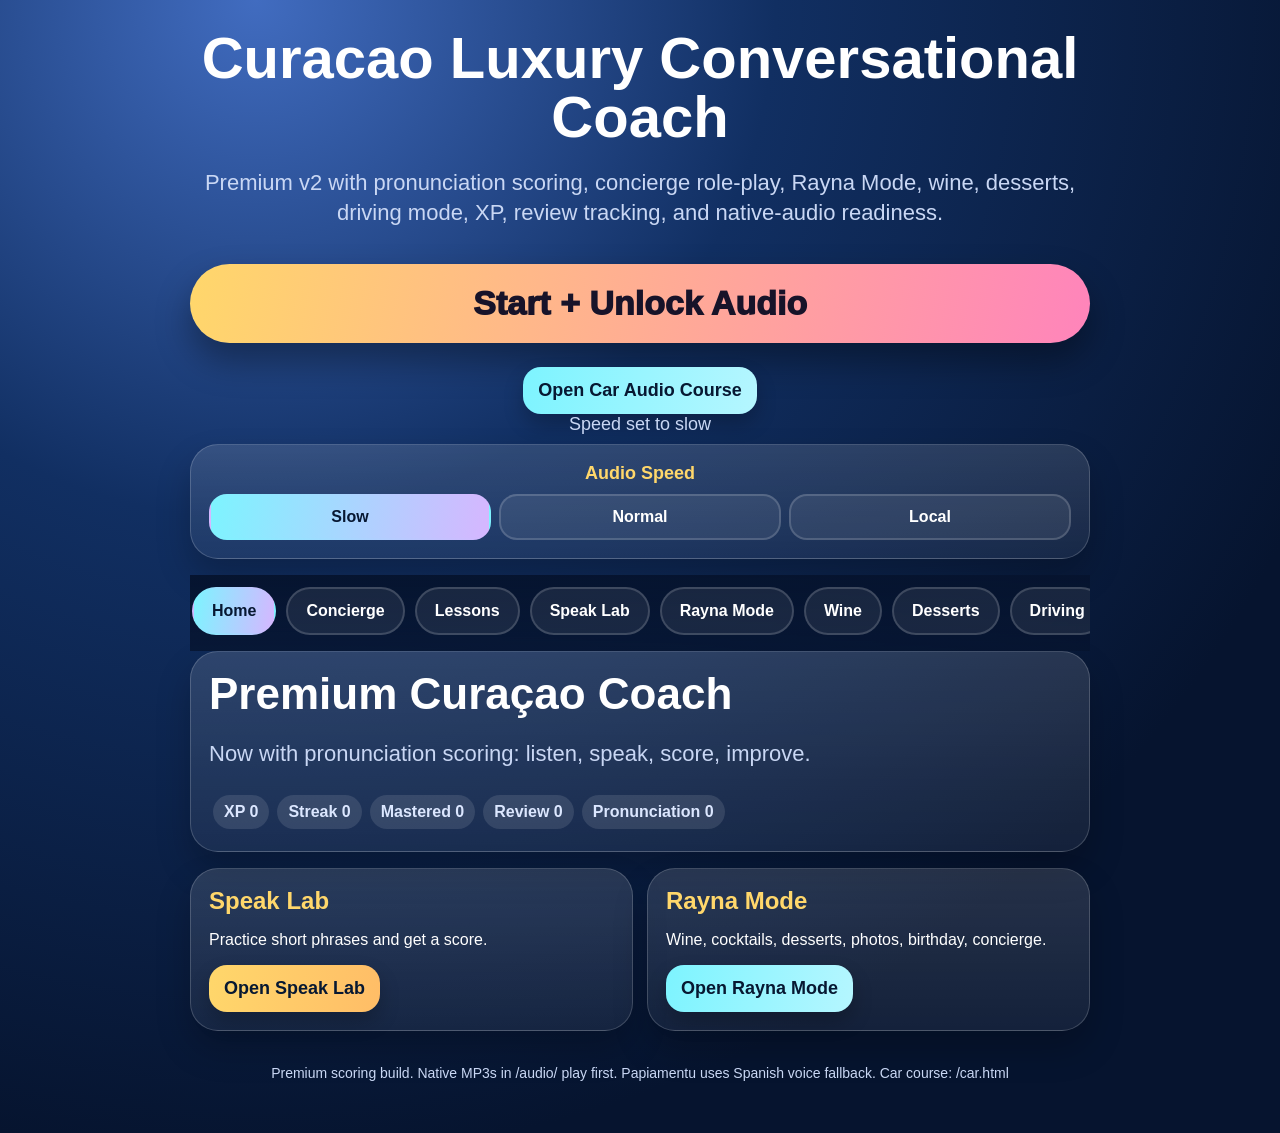
<file: index.html>
<!doctype html>
<html lang="en">
<head>
  <meta charset="utf-8">
  <meta name="viewport" content="width=device-width, initial-scale=1, viewport-fit=cover">
  <meta name="apple-mobile-web-app-capable" content="yes">
  <meta name="apple-mobile-web-app-title" content="Curacao Coach">
  <meta name="theme-color" content="#06142f">
  <title>Curacao Luxury Conversational Coach</title>
  <link rel="stylesheet" href="styles.css?v=3">
</head>
<body>
  <main class="app">
    <section class="hero">
      <h1>Curacao Luxury Conversational Coach</h1>
      <p>Premium v2 with pronunciation scoring, concierge role-play, Rayna Mode, wine, desserts, driving mode, XP, review tracking, and native-audio readiness.</p>
      <button class="unlock" id="unlockBtn">Start + Unlock Audio</button>
      <div class="row" style="justify-content:center;margin-top:10px">
        <a class="btn secondary" href="car.html?v=1" style="text-decoration:none">Open Car Audio Course</a>
      </div>
      <div class="status" id="status">Audio status: not started.</div>
      <div class="speedBox">
        <div class="speedTitle">Audio Speed</div>
        <div class="seg">
          <button id="spSlow" class="active" onclick="setMode('slow')">Slow</button>
          <button id="spNormal" onclick="setMode('normal')">Normal</button>
          <button id="spLocal" onclick="setMode('local')">Local</button>
        </div>
      </div>
    </section>
    <nav class="tabs" id="tabs"></nav>
    <section id="home" class="section active"></section>
    <section id="coach" class="section"></section>
    <section id="lessons" class="section"></section>
    <section id="speaklab" class="section"></section>
    <section id="rayna" class="section"></section>
    <section id="sommelier" class="section"></section>
    <section id="dessert" class="section"></section>
    <section id="drive" class="section"></section>
    <section id="review" class="section"></section>
    <section id="phrasebook" class="section"></section>
    <section id="quiz" class="section"></section>
    <section id="native" class="section"></section>
    <div class="footer">Premium scoring build. Native MP3s in /audio/ play first. Papiamentu uses Spanish voice fallback. Car course: /car.html</div>
  </main>
  <script src="premium-score.js?v=1"></script>
</body>
</html>
</file>
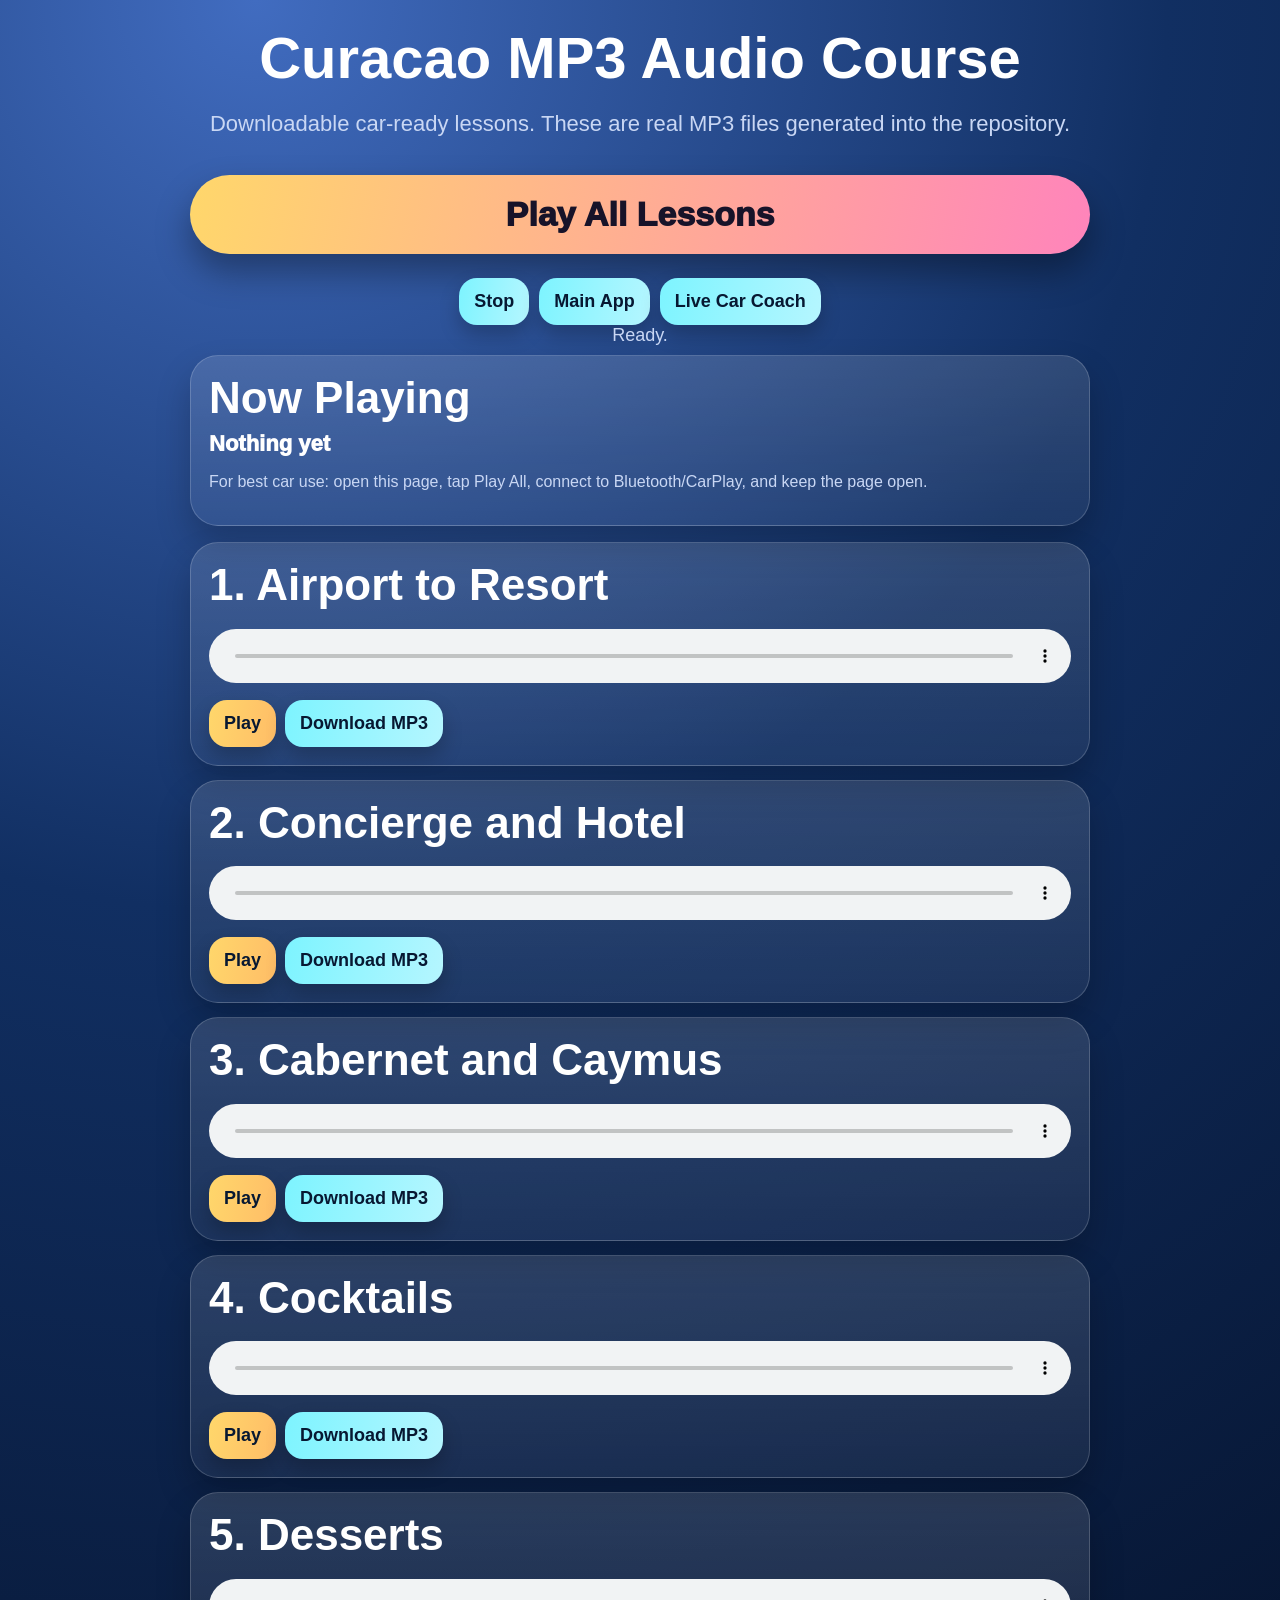
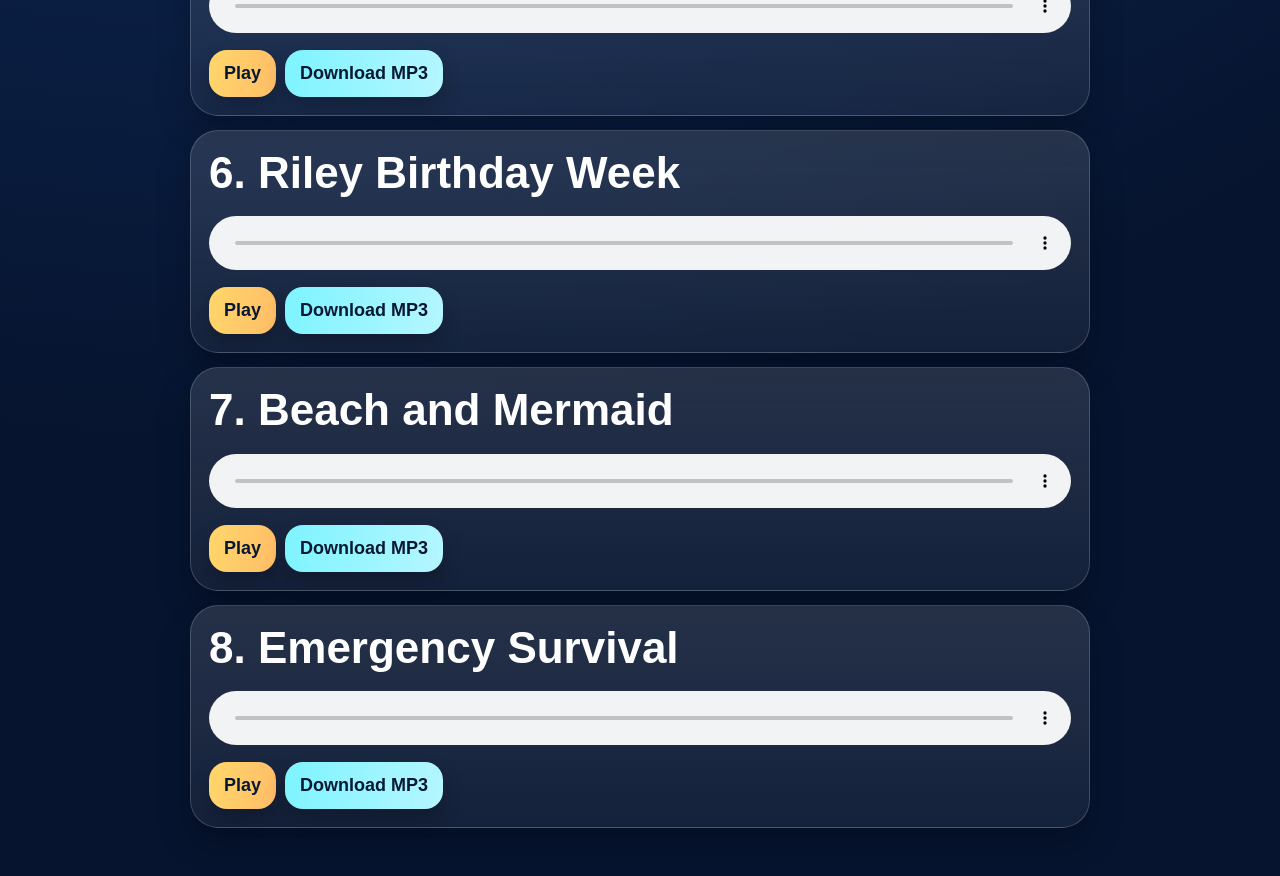
<file: audio.html>
<!doctype html>
<html lang="en">
<head>
<meta charset="utf-8">
<meta name="viewport" content="width=device-width,initial-scale=1,viewport-fit=cover">
<meta name="apple-mobile-web-app-capable" content="yes">
<meta name="theme-color" content="#06142f">
<title>Curacao Audio Library</title>
<link rel="stylesheet" href="styles.css?v=3">
<style>.track{margin:14px 0}.track audio{width:100%;margin-top:10px}.topBtns{display:flex;gap:10px;flex-wrap:wrap;justify-content:center}.download{display:inline-block;margin-top:8px;color:#ffe08a;font-weight:900}.nowPlaying{font-size:22px;font-weight:950;color:#fff}.small{color:#c9d7f4}</style>
</head>
<body>
<main class="app">
<section class="hero">
<h1>Curacao MP3 Audio Course</h1>
<p>Downloadable car-ready lessons. These are real MP3 files generated into the repository.</p>
<div class="topBtns">
<button class="unlock" onclick="playAll()">Play All Lessons</button>
<button class="btn secondary" onclick="stopAll()">Stop</button>
<a class="btn secondary" style="text-decoration:none" href="index.html?v=500">Main App</a>
<a class="btn secondary" style="text-decoration:none" href="car.html?v=2">Live Car Coach</a>
</div>
<div class="status" id="status">Ready.</div>
</section>
<section class="card">
<h2>Now Playing</h2>
<div class="nowPlaying" id="now">Nothing yet</div>
<p class="small">For best car use: open this page, tap Play All, connect to Bluetooth/CarPlay, and keep the page open.</p>
</section>
<section id="tracks"></section>
</main>
<script>
const tracks=[
['Airport to Resort','audio-course/01-airport-to-resort.mp3'],
['Concierge and Hotel','audio-course/02-concierge-hotel.mp3'],
['Cabernet and Caymus','audio-course/03-cabernet-caymus.mp3'],
['Cocktails','audio-course/04-cocktails.mp3'],
['Desserts','audio-course/05-desserts.mp3'],
['Riley Birthday Week','audio-course/06-riley-birthday-week.mp3'],
['Beach and Mermaid','audio-course/07-beach-mermaid.mp3'],
['Emergency Survival','audio-course/08-emergency-survival.mp3']
];
let current=-1,audio=null,playingAll=false;
const $=id=>document.getElementById(id);
function render(){ $('tracks').innerHTML=tracks.map((t,i)=>`<section class="card track"><h2>${i+1}. ${t[0]}</h2><audio controls preload="none" src="${t[1]}"></audio><div class="row"><button class="btn" onclick="playOne(${i})">Play</button><a class="btn secondary" style="text-decoration:none" href="${t[1]}" download>Download MP3</a></div></section>`).join('') }
function playOne(i){stopAll(false);current=i;audio=new Audio(tracks[i][1]);$('now').textContent=tracks[i][0];$('status').textContent='Playing '+tracks[i][0];audio.onended=()=>{if(playingAll&&current<tracks.length-1){playOne(current+1)}else{playingAll=false;$('status').textContent='Playback complete.'}};audio.play().catch(e=>{$('status').textContent='Tap again if iPhone blocked autoplay.'})}
function playAll(){playingAll=true;playOne(0)}
function stopAll(update=true){playingAll=false;if(audio){audio.pause();audio.currentTime=0}if(update){$('status').textContent='Stopped.';$('now').textContent='Nothing yet'}}
render();
</script>
</body>
</html>
</file>
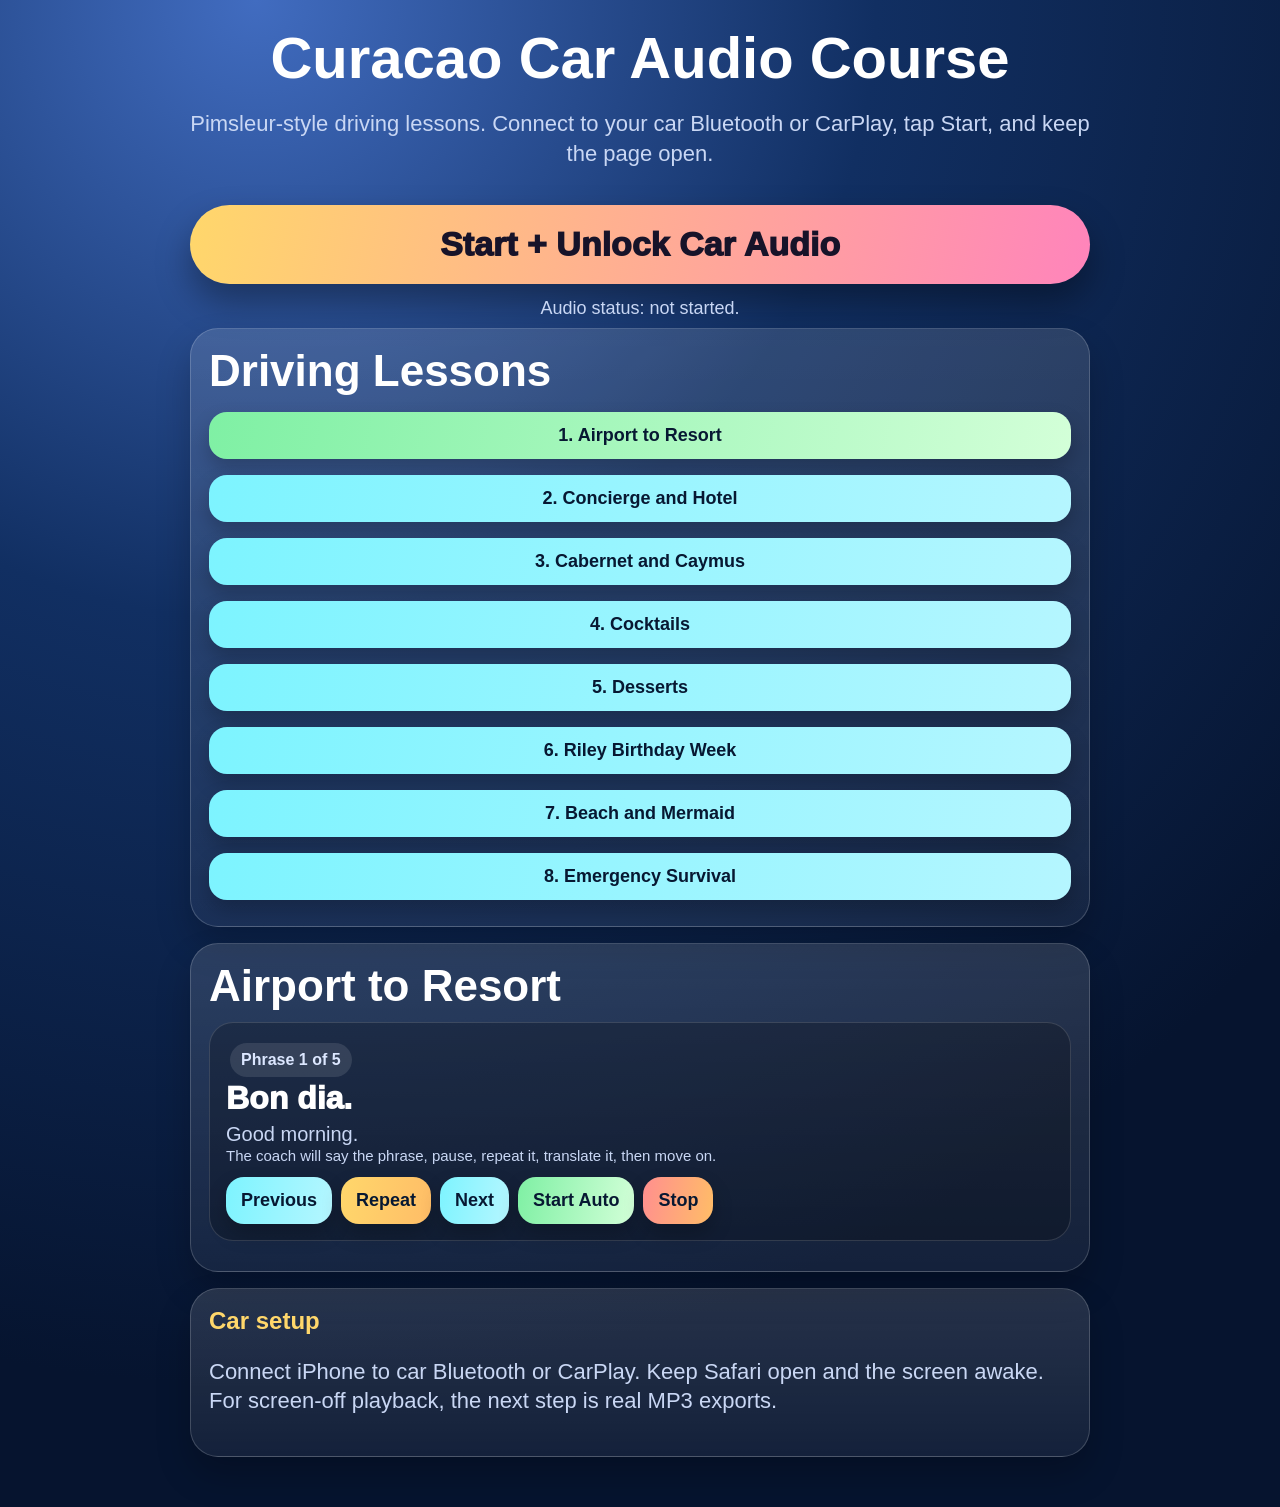
<file: car.html>
<!doctype html>
<html lang="en">
<head>
<meta charset="utf-8">
<meta name="viewport" content="width=device-width,initial-scale=1,viewport-fit=cover">
<meta name="apple-mobile-web-app-capable" content="yes">
<meta name="theme-color" content="#06142f">
<title>Curacao Car Audio Course</title>
<link rel="stylesheet" href="styles.css?v=3">
<style>.lessonBtn{width:100%;margin:8px 0}.now{font-size:32px;font-weight:950;line-height:1.1}.smallNote{color:#c9d7f4;font-size:15px}</style>
</head>
<body>
<main class="app">
<section class="hero">
<h1>Curacao Car Audio Course</h1>
<p>Pimsleur-style driving lessons. Connect to your car Bluetooth or CarPlay, tap Start, and keep the page open.</p>
<button class="unlock" onclick="unlock()">Start + Unlock Car Audio</button>
<div class="status" id="status">Audio status: not started.</div>
</section>
<section class="card">
<h2>Driving Lessons</h2>
<div id="lessons"></div>
</section>
<section class="card">
<h2 id="title">Choose a lesson</h2>
<div class="playerBox">
<div class="pill" id="counter">Phrase 0 of 0</div>
<div class="now" id="phrase">Ready</div>
<div class="eng" id="meaning">Choose a lesson and press Start.</div>
<div class="smallNote" id="cue">The coach will say the phrase, pause, repeat it, translate it, then move on.</div>
<div class="row">
<button class="btn secondary" onclick="prev()">Previous</button>
<button class="btn" onclick="repeat()">Repeat</button>
<button class="btn secondary" onclick="next()">Next</button>
<button class="btn green" onclick="toggleAuto()" id="autoBtn">Start Auto</button>
<button class="btn red" onclick="stopAll()">Stop</button>
</div>
</div>
</section>
<section class="card">
<h3>Car setup</h3>
<p class="big">Connect iPhone to car Bluetooth or CarPlay. Keep Safari open and the screen awake. For screen-off playback, the next step is real MP3 exports.</p>
</section>
</main>
<script>
const lessons=[
['Airport to Resort',[['Bon dia.','Good morning.'],['Mi tin un reservashon.','I have a reservation.'],['Mi ta buska un taxi.','I am looking for a taxi.'],['Kuantu e ta kusta?','How much does it cost?'],['Llevami na hotel.','Take me to the hotel.']]],
['Concierge and Hotel',[['Mi nomber ta Rayna.','My name is Rayna.'],['Bo por yuda mi?','Can you help me?'],['Mi a papia ku e concierge team.','I spoke with the concierge team.'],['Mi tin un problema.','I have a problem.']]],
['Cabernet and Caymus',[['Mi ta buska un bon Cabernet Sauvignon.','I am looking for a good Cabernet Sauvignon.'],['Bo tin Cabernet Sauvignon di Napa Valley?','Do you have Cabernet Sauvignon from Napa Valley?'],['Bo tin Caymus?','Do you have Caymus?'],['Kua Cabernet bo ta rekomenda?','Which Cabernet do you recommend?'],['Mi ke un glas Cabernet Sauvignon, por fabor.','I would like a glass of Cabernet Sauvignon, please.']]],
['Cocktails',[['Mi ke un Hugo Spritz ku hopi mint, por fabor.','I would like a Hugo Spritz with lots of mint, please.'],['Bo por pone mas mint aden?','Can you add extra mint?'],['Mi ke un French 79, por fabor.','I would like a French 79, please.'],['Kua cocktail bo ta rekomenda?','Which cocktail do you recommend?']]],
['Desserts',[['Kiko postre bo tin awe?','What desserts do you have today?'],['Kiko postre bo ta rekomenda?','What dessert do you recommend?'],['Kua ta bo postre mas popular?','What is your most popular dessert?'],['Bo tin gelato?','Do you have gelato?'],['Esaki ta bai bon ku Cabernet Sauvignon?','Does this pair well with Cabernet Sauvignon?']]],
['Riley Birthday Week',[['Nos ta selebra cumpleano di mi yiu Riley ku ta bira 11.','We are celebrating my daughter Riley turning 11.'],['Nos ke dekorashon den kamber.','We want decorations in the room.'],['Nos ta tuma potret di famia na Director Beach.','We are taking family photos at Director Beach.'],['Felis cumpleano, Ry Ry.','Happy birthday, Ry Ry.']]],
['Beach and Mermaid',[['Nos tin les di mermaid na dies or di mainta.','We have mermaid lessons at 10 in the morning.'],['Nos tin un les di snorkel na Playa Piskado.','We have a snorkeling lesson at Playa Piskado.'],['Silla di playa.','Beach chair.'],['Sombre.','Umbrella.']]],
['Emergency Survival',[['Mi mester un dokter.','I need a doctor.'],['Mi a perde mi pasaporte.','I lost my passport.'],['Mi no por haya mi yiu.','I cannot find my child.'],['Yama ambulans, por fabor.','Call an ambulance, please.']]]
];
let li=0,pi=0,auto=false,busy=false;
const $=id=>document.getElementById(id);
function wait(ms){return new Promise(r=>setTimeout(r,ms))}
function voice(){let vs=speechSynthesis.getVoices();return vs.find(v=>v.lang==='es-ES')||vs.find(v=>v.lang&&v.lang.startsWith('es'))||vs.find(v=>v.lang==='en-US')||vs[0]}
function say(text,rate=.55,lang='es-ES'){return new Promise(res=>{speechSynthesis.cancel();let u=new SpeechSynthesisUtterance(text);u.lang=lang;u.rate=rate;let v=lang==='en-US'?(speechSynthesis.getVoices().find(x=>x.lang==='en-US')||voice()):voice();if(v)u.voice=v;u.onend=res;u.onerror=res;speechSynthesis.speak(u);$('status').textContent='Playing car audio...';})}
function renderLessons(){ $('lessons').innerHTML=lessons.map((l,i)=>`<button class="btn lessonBtn ${i===li?'green':'secondary'}" onclick="choose(${i})">${i+1}. ${l[0]}</button>`).join('')}
function choose(i){li=i;pi=0;auto=false;render();renderLessons()}
function render(){let l=lessons[li],p=l[1][pi];$('title').textContent=l[0];$('counter').textContent=`Phrase ${pi+1} of ${l[1].length}`;$('phrase').textContent=p[0];$('meaning').textContent=p[1];$('autoBtn').textContent=auto?'Stop Auto':'Start Auto'}
async function playCurrent(){if(busy)return;busy=true;let p=lessons[li][1][pi];render();await say(p[0],.52,'es-ES');await wait(3000);await say('Repeat now.',.58,'en-US');await wait(4500);await say(p[0],.52,'es-ES');await wait(2200);await say(p[1],.62,'en-US');await wait(1800);busy=false;if(auto){if(pi<lessons[li][1].length-1){pi++;setTimeout(playCurrent,700)}else{auto=false;render();$('status').textContent='Driving lesson complete.'}}}
function repeat(){playCurrent()}function next(){pi=Math.min(lessons[li][1].length-1,pi+1);render()}function prev(){pi=Math.max(0,pi-1);render()}function toggleAuto(){auto=!auto;render();if(auto)playCurrent()}function stopAll(){auto=false;busy=false;speechSynthesis.cancel();render();$('status').textContent='Stopped.'}
function unlock(){say('Car audio is unlocked. Choose a lesson and press start auto.',.55,'en-US')}
renderLessons();render();if(window.speechSynthesis){speechSynthesis.onvoiceschanged=()=>speechSynthesis.getVoices()}
</script>
</body>
</html>
</file>
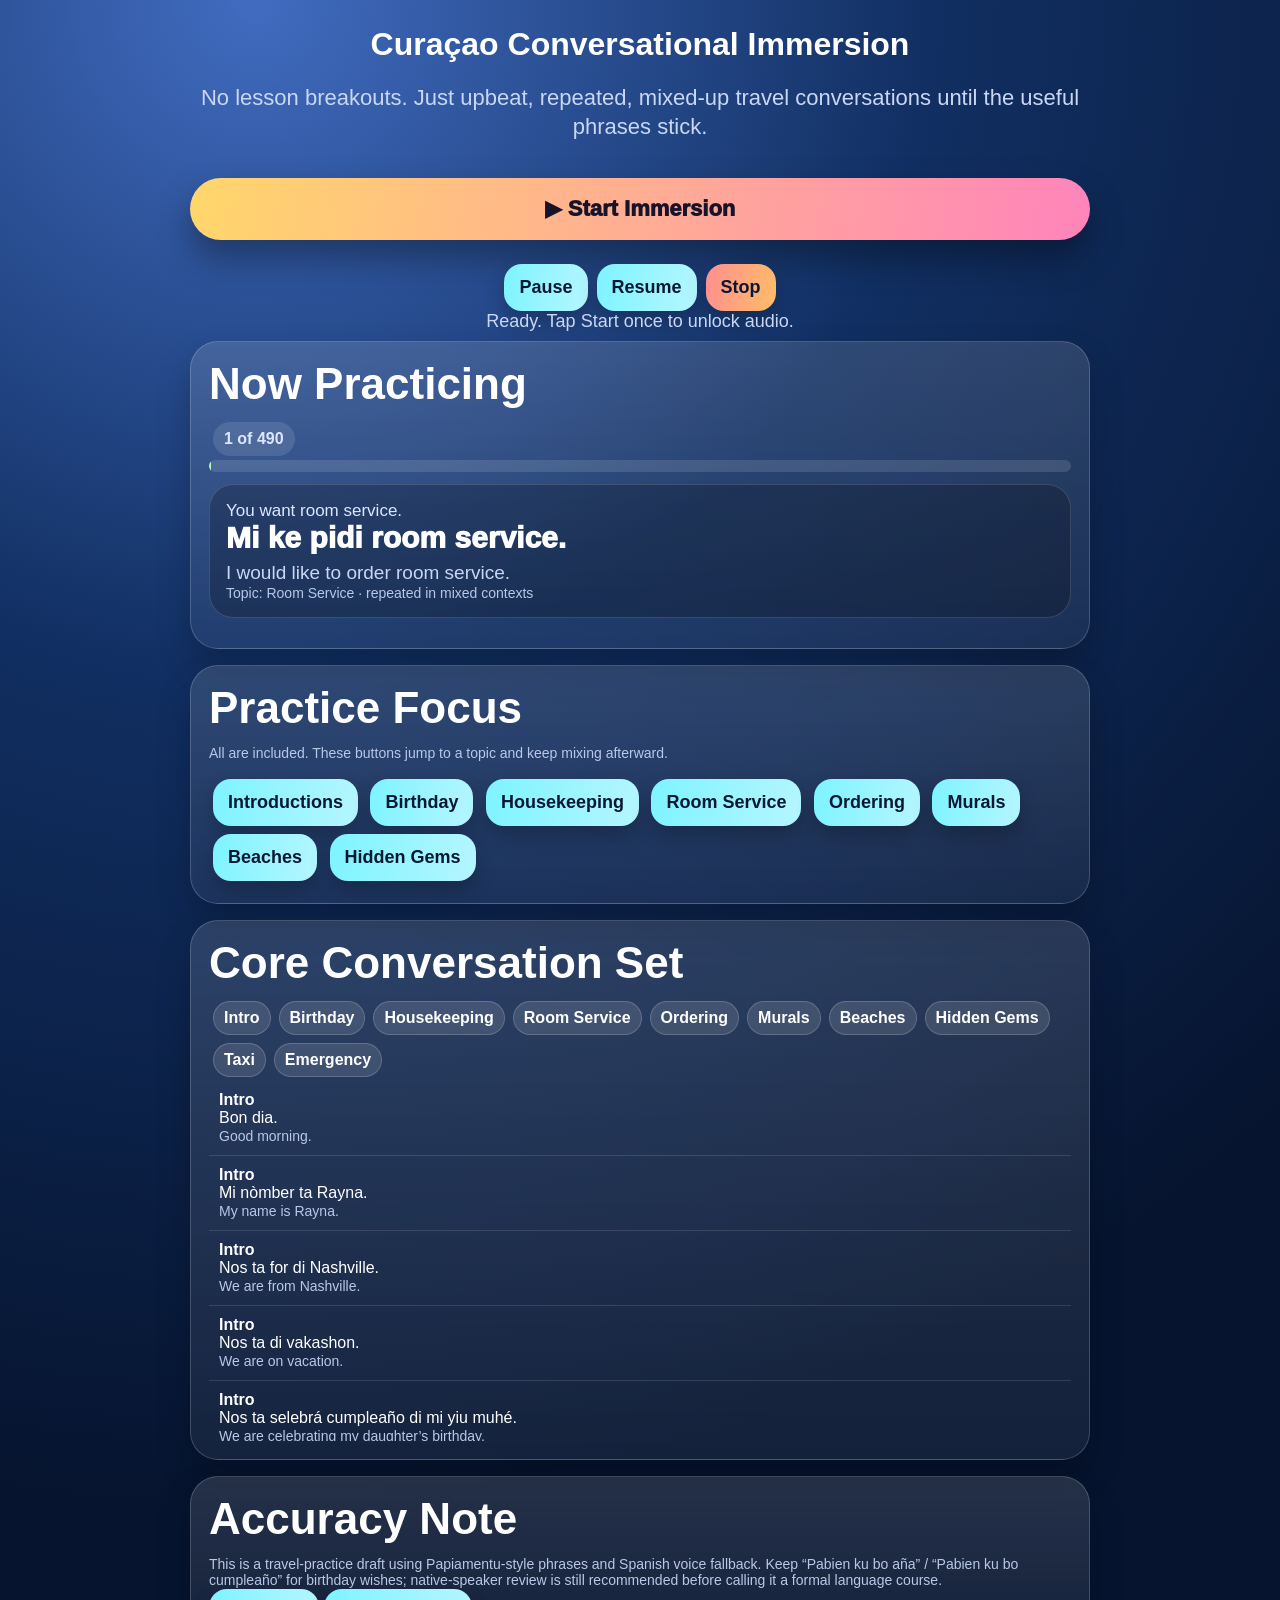
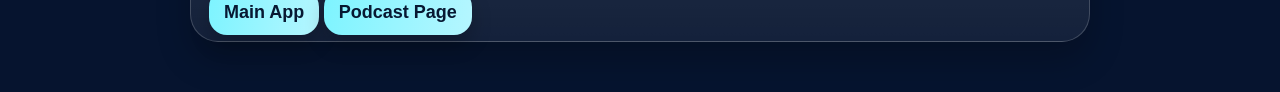
<file: immersion-drive.html>
<!doctype html>
<html lang="en">
<head>
<meta charset="utf-8">
<meta name="viewport" content="width=device-width,initial-scale=1,viewport-fit=cover">
<meta name="apple-mobile-web-app-capable" content="yes">
<meta name="theme-color" content="#06142f">
<title>Curaçao Immersion Drive Mode</title>
<link rel="stylesheet" href="styles.css?v=3">
<style>
.hero h1{font-size:32px}.bigplay{font-size:22px;padding:18px 22px}.now{font-size:30px;font-weight:950;line-height:1.15}.eng{font-size:19px}.coach{font-size:17px;color:#dbe7ff}.tiny{font-size:14px;color:#b9c8e8}.meter{height:12px;background:rgba(255,255,255,.12);border-radius:99px;overflow:hidden}.bar{height:100%;width:0%;background:linear-gradient(90deg,#ffe08a,#9fffc1);transition:.25s}.phraseList{max-height:360px;overflow:auto}.phraseItem{padding:10px;border-bottom:1px solid rgba(255,255,255,.12)}.pill2{display:inline-block;background:rgba(255,255,255,.12);border:1px solid rgba(255,255,255,.18);border-radius:999px;padding:7px 10px;margin:4px;font-weight:800}.mode button{margin:4px}</style>
</head>
<body>
<main class="app">
<section class="hero">
<h1>Curaçao Conversational Immersion</h1>
<p>No lesson breakouts. Just upbeat, repeated, mixed-up travel conversations until the useful phrases stick.</p>
<button class="unlock bigplay" onclick="startImmersion()">▶ Start Immersion</button>
<div class="row" style="justify-content:center;margin-top:10px">
<button class="btn secondary" onclick="pauseImmersion()">Pause</button>
<button class="btn secondary" onclick="resumeImmersion()">Resume</button>
<button class="btn red" onclick="stopImmersion()">Stop</button>
</div>
<div class="status" id="status">Ready. Tap Start once to unlock audio.</div>
</section>
<section class="card">
<h2>Now Practicing</h2>
<div class="pill" id="counter">0 of 0</div>
<div class="meter"><div class="bar" id="bar"></div></div>
<div class="playerBox">
<div class="coach" id="scene">Tap Start Immersion.</div>
<div class="now" id="phrase">Bon dia.</div>
<div class="eng" id="meaning">Good morning.</div>
<div class="tiny" id="rep">Each core phrase appears about 10 times in mixed contexts.</div>
</div>
</section>
<section class="card mode">
<h2>Practice Focus</h2>
<p class="tiny">All are included. These buttons jump to a topic and keep mixing afterward.</p>
<button class="btn secondary" onclick="jump('Intro')">Introductions</button>
<button class="btn secondary" onclick="jump('Birthday')">Birthday</button>
<button class="btn secondary" onclick="jump('Housekeeping')">Housekeeping</button>
<button class="btn secondary" onclick="jump('Room Service')">Room Service</button>
<button class="btn secondary" onclick="jump('Ordering')">Ordering</button>
<button class="btn secondary" onclick="jump('Murals')">Murals</button>
<button class="btn secondary" onclick="jump('Beaches')">Beaches</button>
<button class="btn secondary" onclick="jump('Hidden Gems')">Hidden Gems</button>
</section>
<section class="card">
<h2>Core Conversation Set</h2>
<div id="chips"></div>
<div class="phraseList" id="list"></div>
</section>
<section class="card">
<h2>Accuracy Note</h2>
<p class="tiny">This is a travel-practice draft using Papiamentu-style phrases and Spanish voice fallback. Keep “Pabien ku bo aña” / “Pabien ku bo cumpleaño” for birthday wishes; native-speaker review is still recommended before calling it a formal language course.</p>
<a class="btn secondary" href="index.html?v=600" style="text-decoration:none">Main App</a>
<a class="btn secondary" href="road-to-curacao-premium.html?v=2" style="text-decoration:none">Podcast Page</a>
</section>
</main>
<script>
const base=[
['Intro','You meet someone in the lobby. Start warmly.','Bon dia.','Good morning.'],
['Intro','They ask your name.','Mi nòmber ta Rayna.','My name is Rayna.'],
['Intro','Introduce your family simply.','Nos ta for di Nashville.','We are from Nashville.'],
['Intro','Someone asks what brings you here.','Nos ta di vakashon.','We are on vacation.'],
['Intro','Tell them why this trip matters.','Nos ta selebrá cumpleaño di mi yiu muhé.','We are celebrating my daughter’s birthday.'],
['Intro','Say you are happy to be here.','Nos ta hopi kontentu di ta aki.','We are very happy to be here.'],
['Birthday','Say happy birthday like locals may say it.','Pabien ku bo aña!','Happy birthday / congratulations on your birthday.'],
['Birthday','Another birthday version to recognize.','Pabien ku bo cumpleaño!','Happy birthday / birthday congratulations.'],
['Birthday','Classic phrasebook birthday greeting.','Felis cumpleaños!','Happy birthday!'],
['Birthday','For Riley.','Pabien ku bo aña, Riley!','Happy birthday, Riley!'],
['Housekeeping','You need more towels.','Mi por haña mas toaya?','May I have more towels?'],
['Housekeeping','You need washcloths.','Mi por haña mas paña di laba?','May I have more washcloths?'],
['Housekeeping','You need pillows.','Mi por haña dos kushin ekstra?','May I have two extra pillows?'],
['Housekeeping','You need another blanket.','Mi por haña un otro kuberta?','May I have another blanket?'],
['Housekeeping','You need bottled water.','Mi por haña awa den bòter?','May I have bottled water?'],
['Housekeeping','You need ice.','Mi por haña un balchi ku yelo?','May I have a bucket of ice?'],
['Room Service','You want room service.','Mi ke pidi room service.','I would like to order room service.'],
['Room Service','Breakfast to the room.','Nos ke desashuno den kamber.','We would like breakfast in the room.'],
['Room Service','Coffee request.','Nos ke kopi, por fabor.','We would like coffee, please.'],
['Room Service','Ask delivery time.','Kuantu tempu e ta tuma?','How long will it take?'],
['Ordering','Ask what is great on the menu.','Kiko ta hopi bon riba e menu?','What is great on the menu?'],
['Ordering','Most useful food phrase.','Kiko bo ta rekomendá?','What do you recommend?'],
['Ordering','Ask what locals order.','Kiko e hende lokalnan ta pidi?','What do locals order?'],
['Ordering','Most popular dish.','Kua plato ta mas popular?','Which dish is most popular?'],
['Ordering','Fresh today.','Kiko ta fresku awe?','What is fresh today?'],
['Ordering','Wine question.','Bo tin Caymus?','Do you have Caymus?'],
['Ordering','Cabernet question.','Kua Cabernet bo ta rekomendá?','Which Cabernet do you recommend?'],
['Ordering','Cocktail request.','Mi ke un Hugo Spritz ku hopi mint.','I would like a Hugo Spritz with lots of mint.'],
['Ordering','Dessert today.','Kiko postre bo tin awe?','What desserts do you have today?'],
['Ordering','Gelato.','Bo tin gelato?','Do you have gelato?'],
['Murals','Ask for best murals.','Unda nos por mira e mihó muralnan?','Where can we see the best murals?'],
['Murals','Ask for local art.','Unda nos por mira arte lokal?','Where can we see local art?'],
['Murals','Ask who painted it.','Ken a pinta e mural aki?','Who painted this mural?'],
['Murals','Ask for art district.','Tin un área di arte serka?','Is there an art area nearby?'],
['Beaches','Ask favorite beach.','Kua playa ta bo favorito?','Which beach is your favorite?'],
['Beaches','Clearest water.','Kua playa tin e awa mas kla?','Which beach has the clearest water?'],
['Beaches','Best snorkeling beach.','Kua playa ta mihó pa snorkel?','Which beach is best for snorkeling?'],
['Beaches','Best family beach.','Kua playa ta mihó pa famia?','Which beach is best for families?'],
['Beaches','Less crowded beach.','Kua playa ta ménos yen?','Which beach is less crowded?'],
['Hidden Gems','Best hidden-gem question.','Kua ta bo lugá favorito na Kòrsou?','What is your favorite place in Curaçao?'],
['Hidden Gems','Where locals go.','Unda e hende lokalnan ta bai?','Where do the locals go?'],
['Hidden Gems','Tourists miss this.','Kiko turista normalmente no ta mira?','What do tourists usually miss?'],
['Hidden Gems','One free day.','Si bo tabatin un dia liber, unda bo lo bai?','If you had one free day, where would you go?'],
['Taxi','Taxi request.','Mi ta buska un taxi.','I am looking for a taxi.'],
['Taxi','Cost.','Kuantu e ta kosta?','How much does it cost?'],
['Taxi','Take us to hotel.','Por fabor, hibá nos na e hotel.','Please take us to the hotel.'],
['Emergency','Need help.','Mi mester yudansa.','I need help.'],
['Emergency','Doctor.','Mi mester un dòkter.','I need a doctor.'],
['Emergency','Daughter.','Mi no por haña mi yiu muhé.','I cannot find my daughter.']
];
let deck=[],idx=0,playing=false,paused=false,audioBusy=false;
const $=id=>document.getElementById(id);
function makeDeck(){deck=[];for(let r=0;r<10;r++){let shuffled=[...base].sort(()=>Math.random()-.5);deck.push(...shuffled)}idx=0;}
function speechLang(){return 'es-ES'}
function voiceFor(lang='es-ES'){let vs=speechSynthesis.getVoices();return vs.find(v=>v.lang===lang)||vs.find(v=>v.lang&&v.lang.startsWith('es'))||vs.find(v=>v.lang==='en-US')||vs[0]}
function say(text,rate=.68,lang='en-US'){return new Promise(res=>{if(!speechSynthesis){res();return}speechSynthesis.cancel();let u=new SpeechSynthesisUtterance(text);u.lang=lang;u.rate=rate;u.pitch=1.12;let v=voiceFor(lang);if(v)u.voice=v;u.onend=res;u.onerror=res;speechSynthesis.speak(u)})}
function wait(ms){return new Promise(r=>setTimeout(r,ms))}
function render(){let item=deck[idx]||base[0];$('counter').textContent=`${Math.min(idx+1,deck.length)} of ${deck.length}`;$('bar').style.width=(deck.length?((idx+1)/deck.length*100):0)+'%';$('scene').textContent=item[1];$('phrase').textContent=item[2];$('meaning').textContent=item[3];$('rep').textContent=`Topic: ${item[0]} · repeated in mixed contexts`;}
async function playItem(){if(audioBusy||paused||!playing)return;audioBusy=true;let [cat,scene,phrase,eng]=deck[idx];render();$('status').textContent='Playing: '+cat;await say('Great. Picture this. '+scene,.78,'en-US');if(paused||!playing){audioBusy=false;return}await wait(450);await say(phrase,.58,'es-ES');await wait(1600);await say('Your turn.',.82,'en-US');await wait(3100);await say(phrase,.58,'es-ES');await wait(900);await say(eng,.78,'en-US');await wait(900);await say(['Nice.','Good.','You got it.','Excellent.','That one matters.'][idx%5],.82,'en-US');idx++;audioBusy=false;if(idx>=deck.length){playing=false;$('status').textContent='Immersion complete.';return}setTimeout(playItem,500)}
function startImmersion(){makeDeck();playing=true;paused=false;render();say('Audio unlocked. Starting Curaçao conversational immersion. Same useful phrases, mixed up until they stick.',.8,'en-US').then(()=>playItem())}
function pauseImmersion(){paused=true;speechSynthesis.cancel();$('status').textContent='Paused.'}
function resumeImmersion(){if(!playing){playing=true}paused=false;$('status').textContent='Resumed.';playItem()}
function stopImmersion(){playing=false;paused=false;audioBusy=false;speechSynthesis.cancel();idx=0;render();$('status').textContent='Stopped.'}
function jump(cat){let pos=deck.findIndex((x,i)=>i>=idx&&x[0]===cat);if(pos<0){makeDeck();pos=deck.findIndex(x=>x[0]===cat)}idx=Math.max(0,pos);render();if(playing&&!paused)playItem()}
function init(){makeDeck();render();let cats=[...new Set(base.map(x=>x[0]))];$('chips').innerHTML=cats.map(c=>`<span class="pill2">${c}</span>`).join('');$('list').innerHTML=base.map(x=>`<div class="phraseItem"><b>${x[0]}</b><br>${x[2]}<br><span class="tiny">${x[3]}</span></div>`).join('');if(speechSynthesis){speechSynthesis.onvoiceschanged=()=>speechSynthesis.getVoices()}}
init();
</script>
</body>
</html>
</file>
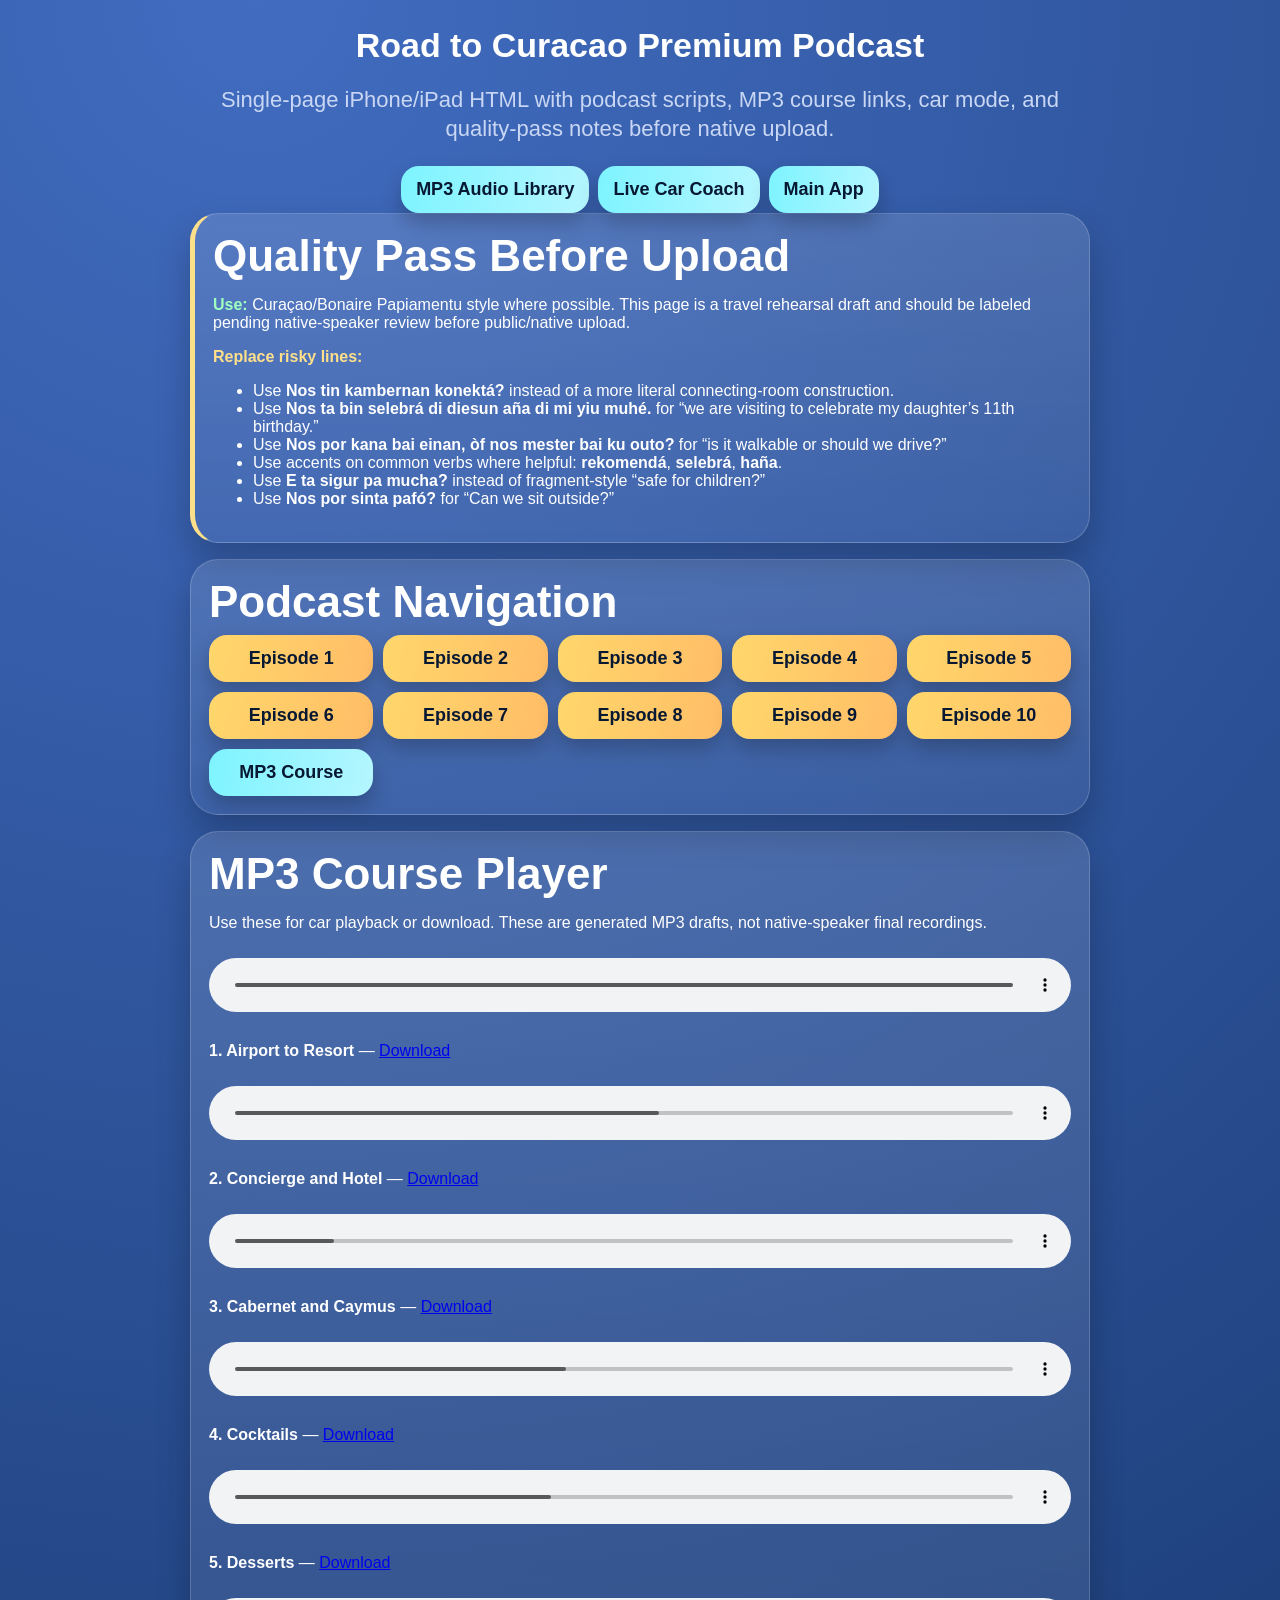
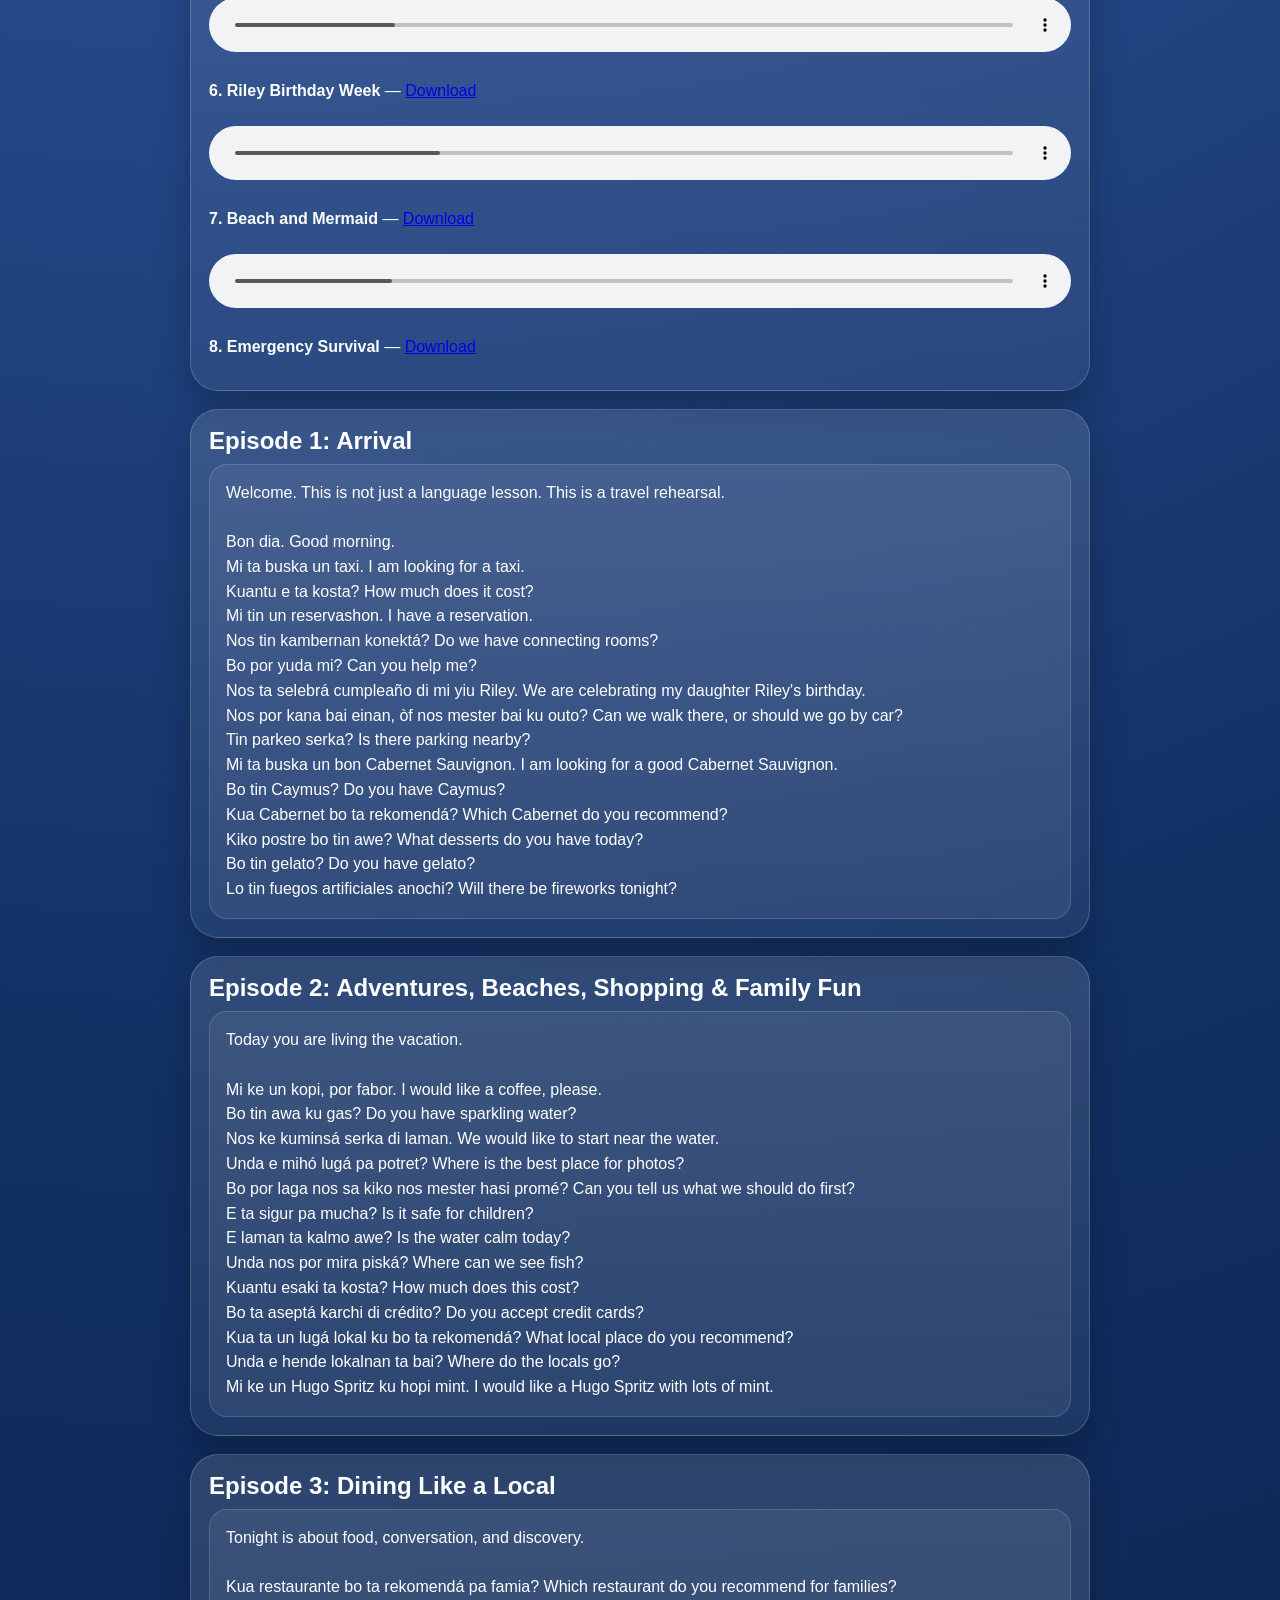
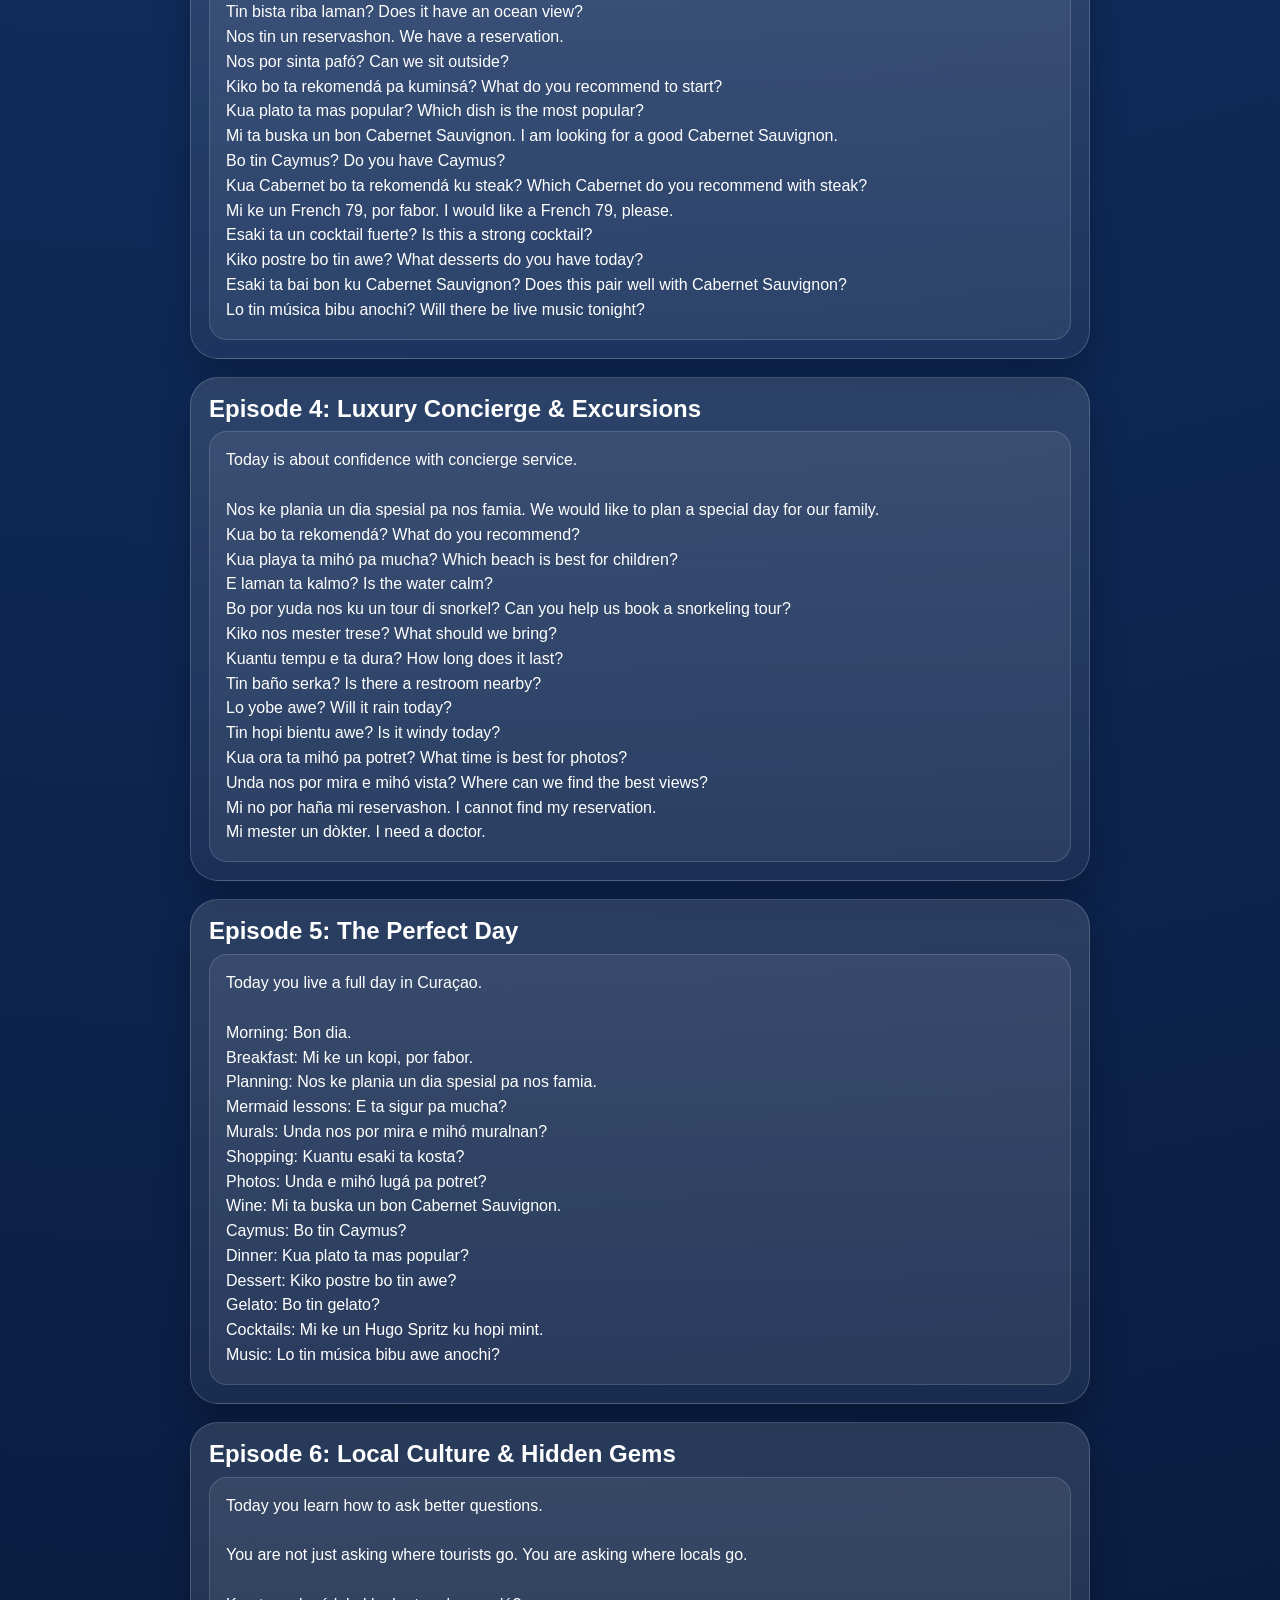
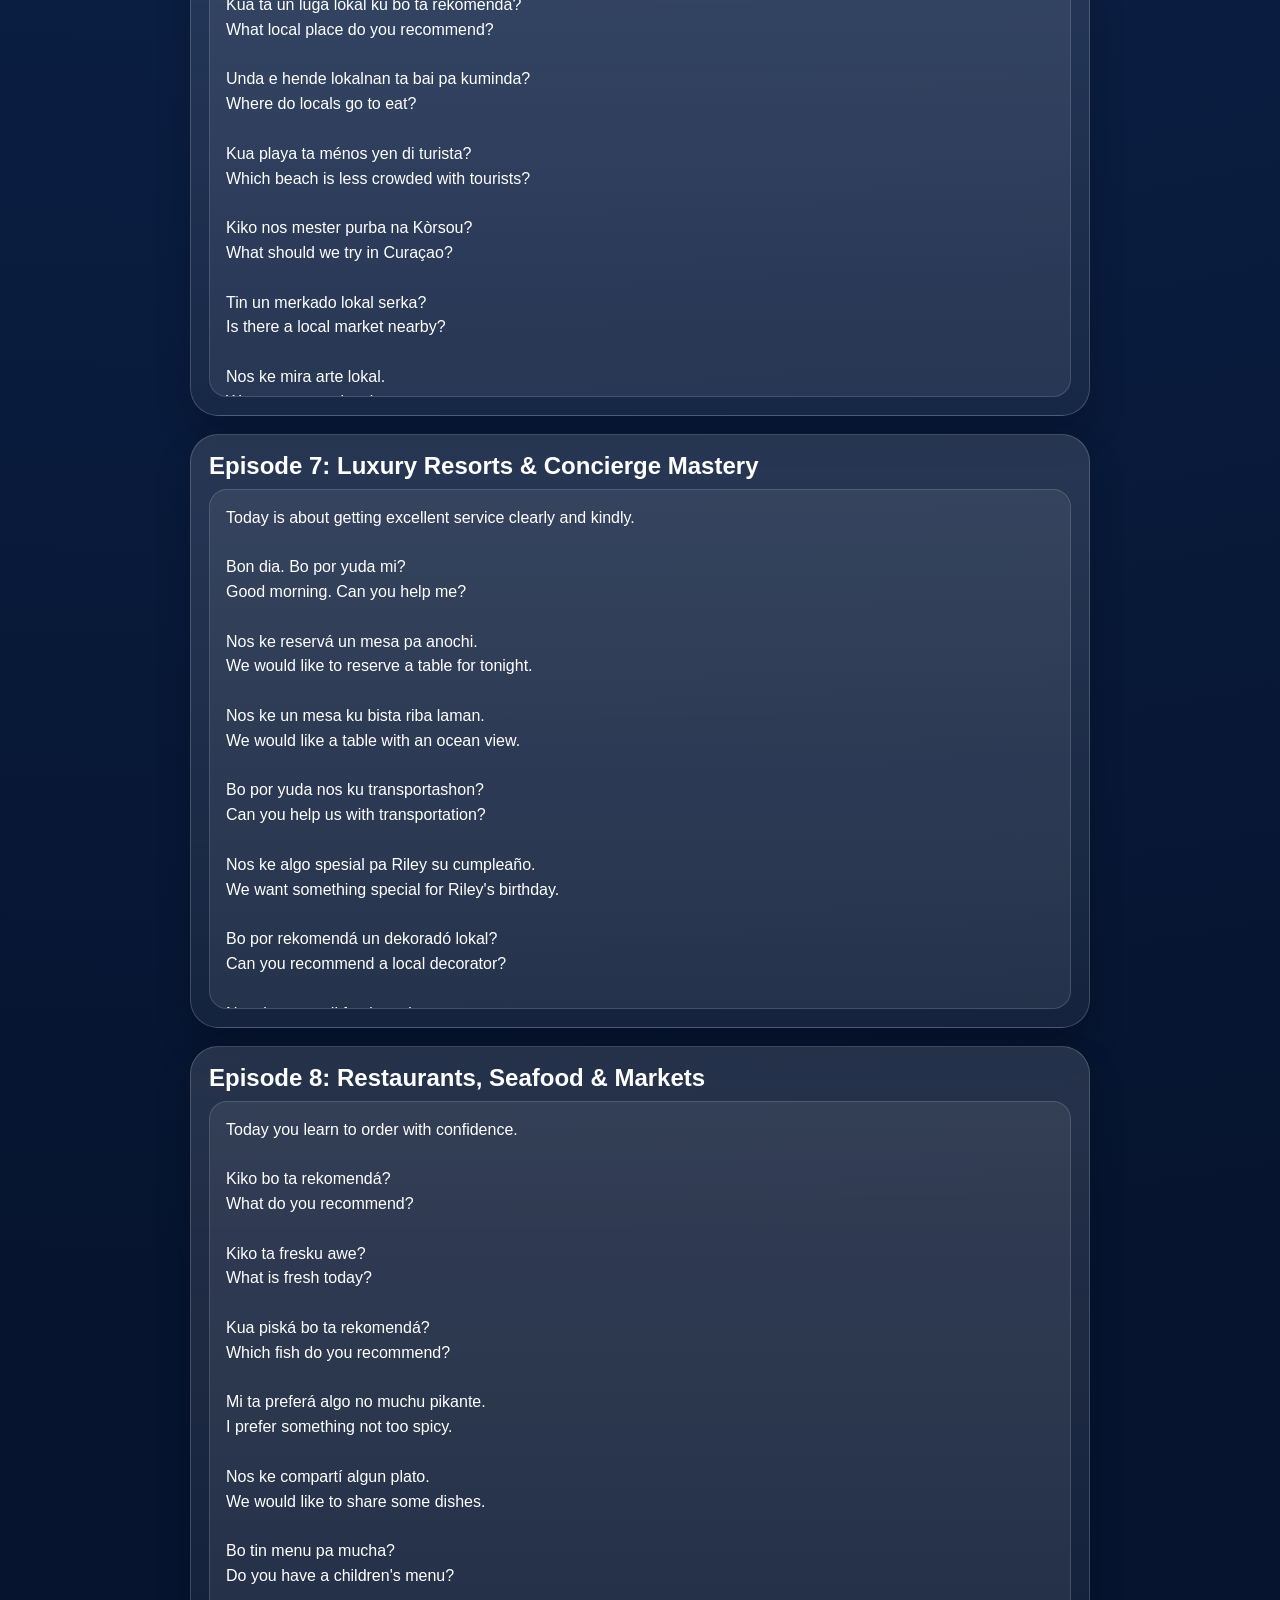
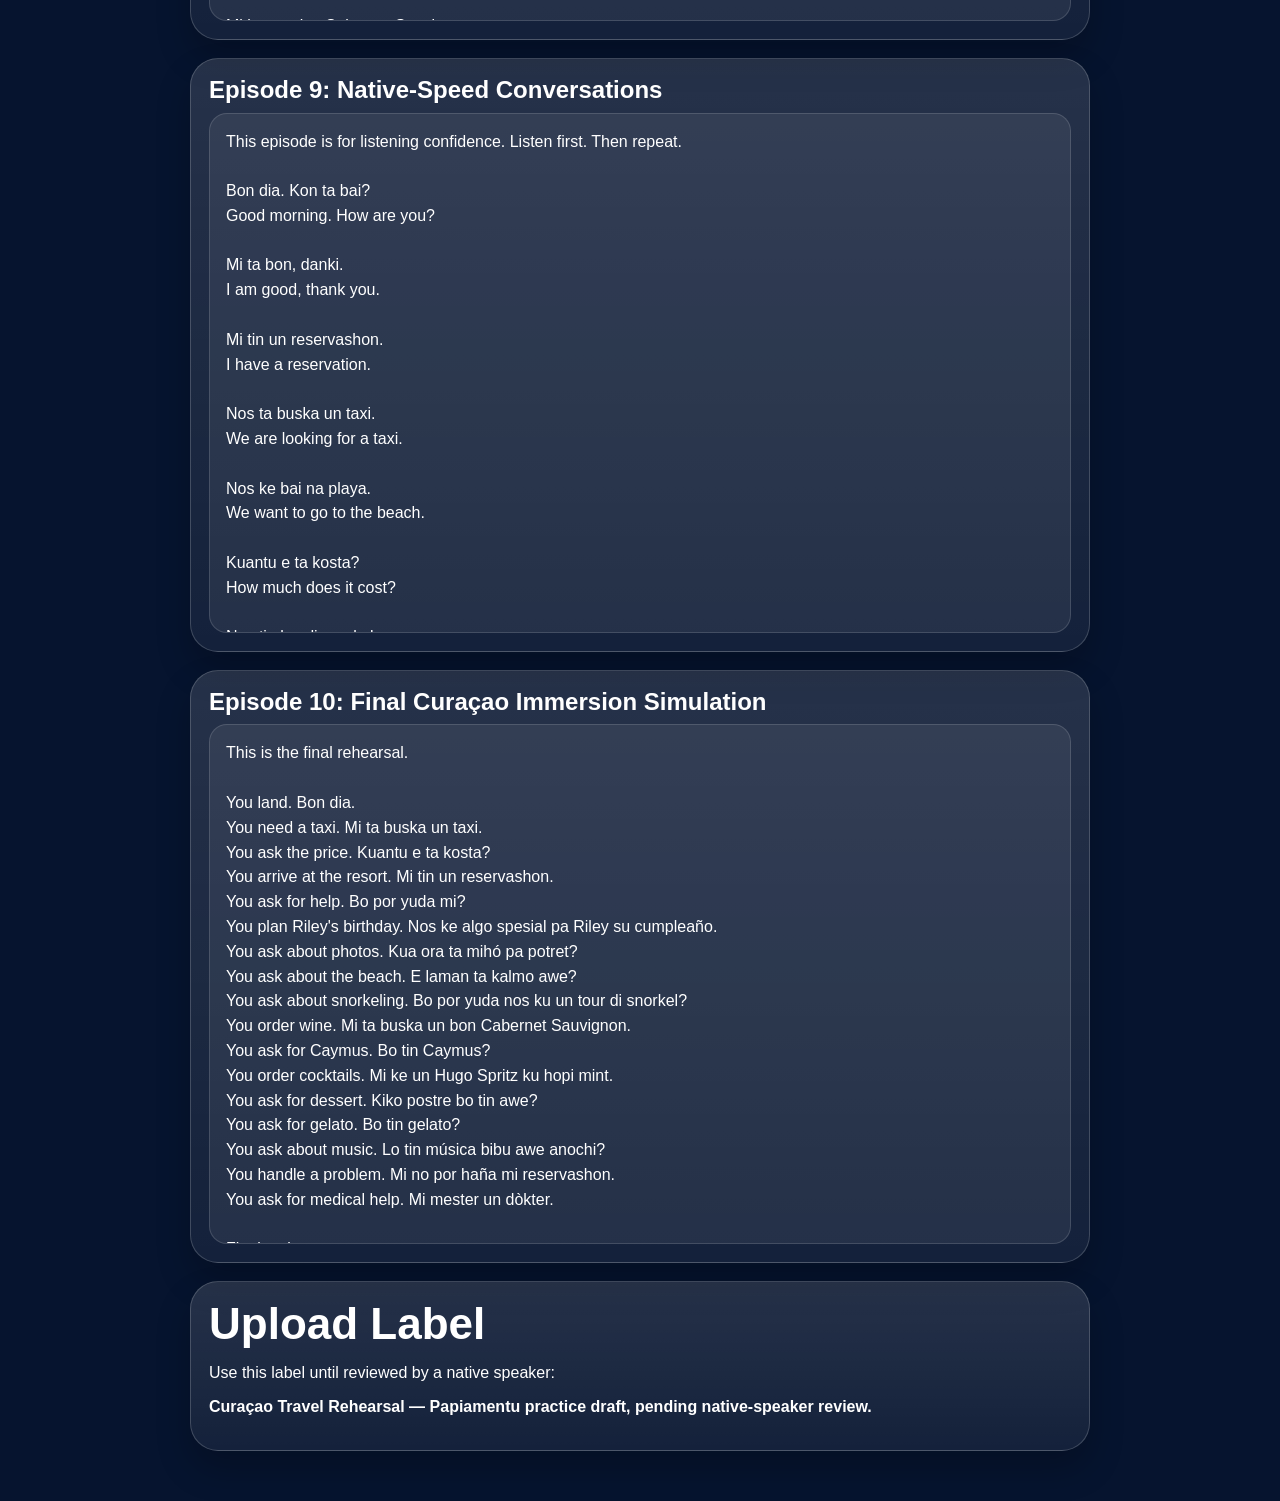
<file: road-to-curacao-premium.html>
<!doctype html>
<html lang="en">
<head>
<meta charset="utf-8">
<meta name="viewport" content="width=device-width,initial-scale=1,viewport-fit=cover">
<meta name="apple-mobile-web-app-capable" content="yes">
<meta name="theme-color" content="#06142f">
<title>Road to Curacao Premium Podcast</title>
<link rel="stylesheet" href="styles.css?v=3">
<style>
.hero h1{font-size:34px}.episode{margin:18px 0}.episode h2{font-size:24px}.script{white-space:pre-wrap;line-height:1.55;font-size:16px;background:rgba(255,255,255,.07);border:1px solid rgba(255,255,255,.14);padding:16px;border-radius:18px;max-height:520px;overflow:auto}.quality{border-left:5px solid #ffe08a}.good{color:#9fffc1;font-weight:900}.warn{color:#ffe08a;font-weight:900}.track audio{width:100%;margin:10px 0}.navgrid{display:grid;grid-template-columns:repeat(auto-fit,minmax(140px,1fr));gap:10px}.navgrid a{text-decoration:none;text-align:center}</style>
</head>
<body>
<main class="app">
<section class="hero">
<h1>Road to Curacao Premium Podcast</h1>
<p>Single-page iPhone/iPad HTML with podcast scripts, MP3 course links, car mode, and quality-pass notes before native upload.</p>
<div class="row" style="justify-content:center">
<a class="btn secondary" href="audio.html?v=2" style="text-decoration:none">MP3 Audio Library</a>
<a class="btn secondary" href="car.html?v=2" style="text-decoration:none">Live Car Coach</a>
<a class="btn secondary" href="index.html?v=500" style="text-decoration:none">Main App</a>
</div>
</section>
<section class="card quality">
<h2>Quality Pass Before Upload</h2>
<p><span class="good">Use:</span> Curaçao/Bonaire Papiamentu style where possible. This page is a travel rehearsal draft and should be labeled pending native-speaker review before public/native upload.</p>
<p><span class="warn">Replace risky lines:</span></p>
<ul>
<li>Use <b>Nos tin kambernan konektá?</b> instead of a more literal connecting-room construction.</li>
<li>Use <b>Nos ta bin selebrá di diesun aña di mi yiu muhé.</b> for “we are visiting to celebrate my daughter’s 11th birthday.”</li>
<li>Use <b>Nos por kana bai einan, òf nos mester bai ku outo?</b> for “is it walkable or should we drive?”</li>
<li>Use accents on common verbs where helpful: <b>rekomendá</b>, <b>selebrá</b>, <b>haña</b>.</li>
<li>Use <b>E ta sigur pa mucha?</b> instead of fragment-style “safe for children?”</li>
<li>Use <b>Nos por sinta pafó?</b> for “Can we sit outside?”</li>
</ul>
</section>
<section class="card">
<h2>Podcast Navigation</h2>
<div class="navgrid">
<a class="btn" href="#ep1">Episode 1</a><a class="btn" href="#ep2">Episode 2</a><a class="btn" href="#ep3">Episode 3</a><a class="btn" href="#ep4">Episode 4</a><a class="btn" href="#ep5">Episode 5</a><a class="btn" href="#ep6">Episode 6</a><a class="btn" href="#ep7">Episode 7</a><a class="btn" href="#ep8">Episode 8</a><a class="btn" href="#ep9">Episode 9</a><a class="btn" href="#ep10">Episode 10</a><a class="btn secondary" href="#mp3">MP3 Course</a>
</div>
</section>
<section id="mp3" class="card track">
<h2>MP3 Course Player</h2>
<p>Use these for car playback or download. These are generated MP3 drafts, not native-speaker final recordings.</p>
<audio controls src="audio-course/01-airport-to-resort.mp3"></audio><p><b>1. Airport to Resort</b> — <a class="download" href="audio-course/01-airport-to-resort.mp3" download>Download</a></p>
<audio controls src="audio-course/02-concierge-hotel.mp3"></audio><p><b>2. Concierge and Hotel</b> — <a class="download" href="audio-course/02-concierge-hotel.mp3" download>Download</a></p>
<audio controls src="audio-course/03-cabernet-caymus.mp3"></audio><p><b>3. Cabernet and Caymus</b> — <a class="download" href="audio-course/03-cabernet-caymus.mp3" download>Download</a></p>
<audio controls src="audio-course/04-cocktails.mp3"></audio><p><b>4. Cocktails</b> — <a class="download" href="audio-course/04-cocktails.mp3" download>Download</a></p>
<audio controls src="audio-course/05-desserts.mp3"></audio><p><b>5. Desserts</b> — <a class="download" href="audio-course/05-desserts.mp3" download>Download</a></p>
<audio controls src="audio-course/06-riley-birthday-week.mp3"></audio><p><b>6. Riley Birthday Week</b> — <a class="download" href="audio-course/06-riley-birthday-week.mp3" download>Download</a></p>
<audio controls src="audio-course/07-beach-mermaid.mp3"></audio><p><b>7. Beach and Mermaid</b> — <a class="download" href="audio-course/07-beach-mermaid.mp3" download>Download</a></p>
<audio controls src="audio-course/08-emergency-survival.mp3"></audio><p><b>8. Emergency Survival</b> — <a class="download" href="audio-course/08-emergency-survival.mp3" download>Download</a></p>
</section>
<section id="ep1" class="card episode"><h2>Episode 1: Arrival</h2><div class="script">Welcome. This is not just a language lesson. This is a travel rehearsal.

Bon dia. Good morning.
Mi ta buska un taxi. I am looking for a taxi.
Kuantu e ta kosta? How much does it cost?
Mi tin un reservashon. I have a reservation.
Nos tin kambernan konektá? Do we have connecting rooms?
Bo por yuda mi? Can you help me?
Nos ta selebrá cumpleaño di mi yiu Riley. We are celebrating my daughter Riley's birthday.
Nos por kana bai einan, òf nos mester bai ku outo? Can we walk there, or should we go by car?
Tin parkeo serka? Is there parking nearby?
Mi ta buska un bon Cabernet Sauvignon. I am looking for a good Cabernet Sauvignon.
Bo tin Caymus? Do you have Caymus?
Kua Cabernet bo ta rekomendá? Which Cabernet do you recommend?
Kiko postre bo tin awe? What desserts do you have today?
Bo tin gelato? Do you have gelato?
Lo tin fuegos artificiales anochi? Will there be fireworks tonight?</div></section>
<section id="ep2" class="card episode"><h2>Episode 2: Adventures, Beaches, Shopping & Family Fun</h2><div class="script">Today you are living the vacation.

Mi ke un kopi, por fabor. I would like a coffee, please.
Bo tin awa ku gas? Do you have sparkling water?
Nos ke kuminsá serka di laman. We would like to start near the water.
Unda e mihó lugá pa potret? Where is the best place for photos?
Bo por laga nos sa kiko nos mester hasi promé? Can you tell us what we should do first?
E ta sigur pa mucha? Is it safe for children?
E laman ta kalmo awe? Is the water calm today?
Unda nos por mira piská? Where can we see fish?
Kuantu esaki ta kosta? How much does this cost?
Bo ta aseptá karchi di crédito? Do you accept credit cards?
Kua ta un lugá lokal ku bo ta rekomendá? What local place do you recommend?
Unda e hende lokalnan ta bai? Where do the locals go?
Mi ke un Hugo Spritz ku hopi mint. I would like a Hugo Spritz with lots of mint.</div></section>
<section id="ep3" class="card episode"><h2>Episode 3: Dining Like a Local</h2><div class="script">Tonight is about food, conversation, and discovery.

Kua restaurante bo ta rekomendá pa famia? Which restaurant do you recommend for families?
Tin bista riba laman? Does it have an ocean view?
Nos tin un reservashon. We have a reservation.
Nos por sinta pafó? Can we sit outside?
Kiko bo ta rekomendá pa kuminsá? What do you recommend to start?
Kua plato ta mas popular? Which dish is the most popular?
Mi ta buska un bon Cabernet Sauvignon. I am looking for a good Cabernet Sauvignon.
Bo tin Caymus? Do you have Caymus?
Kua Cabernet bo ta rekomendá ku steak? Which Cabernet do you recommend with steak?
Mi ke un French 79, por fabor. I would like a French 79, please.
Esaki ta un cocktail fuerte? Is this a strong cocktail?
Kiko postre bo tin awe? What desserts do you have today?
Esaki ta bai bon ku Cabernet Sauvignon? Does this pair well with Cabernet Sauvignon?
Lo tin música bibu anochi? Will there be live music tonight?</div></section>
<section id="ep4" class="card episode"><h2>Episode 4: Luxury Concierge & Excursions</h2><div class="script">Today is about confidence with concierge service.

Nos ke plania un dia spesial pa nos famia. We would like to plan a special day for our family.
Kua bo ta rekomendá? What do you recommend?
Kua playa ta mihó pa mucha? Which beach is best for children?
E laman ta kalmo? Is the water calm?
Bo por yuda nos ku un tour di snorkel? Can you help us book a snorkeling tour?
Kiko nos mester trese? What should we bring?
Kuantu tempu e ta dura? How long does it last?
Tin baño serka? Is there a restroom nearby?
Lo yobe awe? Will it rain today?
Tin hopi bientu awe? Is it windy today?
Kua ora ta mihó pa potret? What time is best for photos?
Unda nos por mira e mihó vista? Where can we find the best views?
Mi no por haña mi reservashon. I cannot find my reservation.
Mi mester un dòkter. I need a doctor.</div></section>
<section id="ep5" class="card episode"><h2>Episode 5: The Perfect Day</h2><div class="script">Today you live a full day in Curaçao.

Morning: Bon dia.
Breakfast: Mi ke un kopi, por fabor.
Planning: Nos ke plania un dia spesial pa nos famia.
Mermaid lessons: E ta sigur pa mucha?
Murals: Unda nos por mira e mihó muralnan?
Shopping: Kuantu esaki ta kosta?
Photos: Unda e mihó lugá pa potret?
Wine: Mi ta buska un bon Cabernet Sauvignon.
Caymus: Bo tin Caymus?
Dinner: Kua plato ta mas popular?
Dessert: Kiko postre bo tin awe?
Gelato: Bo tin gelato?
Cocktails: Mi ke un Hugo Spritz ku hopi mint.
Music: Lo tin música bibu awe anochi?</div></section>
<section id="ep6" class="card episode"><h2>Episode 6: Local Culture & Hidden Gems</h2><div class="script">Today you learn how to ask better questions.

You are not just asking where tourists go. You are asking where locals go.

Kua ta un lugá lokal ku bo ta rekomendá?
What local place do you recommend?

Unda e hende lokalnan ta bai pa kuminda?
Where do locals go to eat?

Kua playa ta ménos yen di turista?
Which beach is less crowded with tourists?

Kiko nos mester purba na Kòrsou?
What should we try in Curaçao?

Tin un merkado lokal serka?
Is there a local market nearby?

Nos ke mira arte lokal.
We want to see local art.

Unda nos por mira e mihó muralnan?
Where can we see the best murals?

Kiko ta manera respetuoso aki?
What is considered respectful here?

Native-speed review:
Kua ta un lugá lokal ku bo ta rekomendá?
Unda e hende lokalnan ta bai pa kuminda?
Kiko nos mester purba na Kòrsou?
Nos ke mira arte lokal.</div></section>
<section id="ep7" class="card episode"><h2>Episode 7: Luxury Resorts & Concierge Mastery</h2><div class="script">Today is about getting excellent service clearly and kindly.

Bon dia. Bo por yuda mi?
Good morning. Can you help me?

Nos ke reservá un mesa pa anochi.
We would like to reserve a table for tonight.

Nos ke un mesa ku bista riba laman.
We would like a table with an ocean view.

Bo por yuda nos ku transportashon?
Can you help us with transportation?

Nos ke algo spesial pa Riley su cumpleaño.
We want something special for Riley's birthday.

Bo por rekomendá un dekoradó lokal?
Can you recommend a local decorator?

Nos tin potret di famia mainta.
We have family photos in the morning.

Kua ora nos mester sali?
What time should we leave?

Bo por manda e informashon pa mi?
Can you send me the information?

Thank them warmly:
Danki pa bo ayudo.
Thank you for your help.</div></section>
<section id="ep8" class="card episode"><h2>Episode 8: Restaurants, Seafood & Markets</h2><div class="script">Today you learn to order with confidence.

Kiko bo ta rekomendá?
What do you recommend?

Kiko ta fresku awe?
What is fresh today?

Kua piská bo ta rekomendá?
Which fish do you recommend?

Mi ta preferá algo no muchu pikante.
I prefer something not too spicy.

Nos ke compartí algun plato.
We would like to share some dishes.

Bo tin menu pa mucha?
Do you have a children's menu?

Mi ke un glas Cabernet Sauvignon.
I would like a glass of Cabernet Sauvignon.

Bo tin Caymus òf otro Cabernet di Napa?
Do you have Caymus or another Napa Cabernet?

Kua postre ta mas popular?
Which dessert is most popular?

Bo tin gelato òf postre ku chokolati?
Do you have gelato or chocolate dessert?</div></section>
<section id="ep9" class="card episode"><h2>Episode 9: Native-Speed Conversations</h2><div class="script">This episode is for listening confidence. Listen first. Then repeat.

Bon dia. Kon ta bai?
Good morning. How are you?

Mi ta bon, danki.
I am good, thank you.

Mi tin un reservashon.
I have a reservation.

Nos ta buska un taxi.
We are looking for a taxi.

Nos ke bai na playa.
We want to go to the beach.

Kuantu e ta kosta?
How much does it cost?

Nos tin les di snorkel awe.
We have a snorkeling lesson today.

Mi ta buska un bon Cabernet Sauvignon.
I am looking for a good Cabernet Sauvignon.

Bo tin Caymus?
Do you have Caymus?

Kiko postre bo tin awe?
What desserts do you have today?

Mi mester ayudo.
I need help.

Bo por ripití, por fabor?
Can you repeat, please?</div></section>
<section id="ep10" class="card episode"><h2>Episode 10: Final Curaçao Immersion Simulation</h2><div class="script">This is the final rehearsal.

You land. Bon dia.
You need a taxi. Mi ta buska un taxi.
You ask the price. Kuantu e ta kosta?
You arrive at the resort. Mi tin un reservashon.
You ask for help. Bo por yuda mi?
You plan Riley's birthday. Nos ke algo spesial pa Riley su cumpleaño.
You ask about photos. Kua ora ta mihó pa potret?
You ask about the beach. E laman ta kalmo awe?
You ask about snorkeling. Bo por yuda nos ku un tour di snorkel?
You order wine. Mi ta buska un bon Cabernet Sauvignon.
You ask for Caymus. Bo tin Caymus?
You order cocktails. Mi ke un Hugo Spritz ku hopi mint.
You ask for dessert. Kiko postre bo tin awe?
You ask for gelato. Bo tin gelato?
You ask about music. Lo tin música bibu awe anochi?
You handle a problem. Mi no por haña mi reservashon.
You ask for medical help. Mi mester un dòkter.

Final review:
Bon dia.
Danki.
Por fabor.
Bo por yuda mi?
Bo por ripití?
Kua bo ta rekomendá?
Mi ta buska un taxi.
Mi tin un reservashon.
Mi ta buska un bon Cabernet Sauvignon.
Kiko postre bo tin awe?

You are ready for Curaçao.</div></section>
<section class="card"><h2>Upload Label</h2><p>Use this label until reviewed by a native speaker:</p><p><b>Curaçao Travel Rehearsal — Papiamentu practice draft, pending native-speaker review.</b></p></section>
</main>
</body>
</html>
</file>
<file: styles.css>
*{box-sizing:border-box}body{margin:0;min-height:100vh;font-family:-apple-system,BlinkMacSystemFont,"Segoe UI",Roboto,Helvetica,Arial,sans-serif;background:radial-gradient(circle at 20% 0%,#416cc0 0,#112f62 34%,#06142f 76%);color:#fff;padding:18px 14px 34px}.app{max-width:900px;margin:auto}.hero{text-align:center}.hero h1{font-size:clamp(31px,8vw,58px);line-height:1.02;margin:10px 0}.hero p,.big{font-size:clamp(17px,4.2vw,22px);color:#c9d7f4;line-height:1.35}.unlock{width:100%;border:0;border-radius:999px;padding:20px 16px;margin:14px 0;font-size:clamp(22px,6vw,34px);font-weight:950;color:#171329;background:linear-gradient(100deg,#ffd76b,#ff84bb);box-shadow:0 18px 34px rgba(0,0,0,.35)}.status{text-align:center;min-height:30px;color:#c9d7f4;font-size:18px}.card,.speedBox{background:linear-gradient(180deg,rgba(255,255,255,.13),rgba(255,255,255,.06));border:1px solid rgba(255,255,255,.18);border-radius:28px;padding:18px;margin:0 0 16px;box-shadow:0 18px 34px rgba(0,0,0,.22)}.speedTitle{font-size:18px;font-weight:900;color:#ffd76b;margin-bottom:10px}.seg{display:grid;grid-template-columns:1fr 1fr 1fr;gap:8px}.seg button,.tab,.choice{border:2px solid rgba(255,255,255,.16);border-radius:18px;padding:12px 7px;background:rgba(255,255,255,.08);color:#fff;font-size:16px;font-weight:900}.seg button.active,.tab.active{color:#071832;background:linear-gradient(100deg,#7df4ff,#d6b6ff);border-color:transparent}.tabs{display:flex;gap:10px;overflow:auto;padding:12px 2px 16px;position:sticky;top:0;background:linear-gradient(180deg,rgba(6,20,47,.98),rgba(6,20,47,.82));backdrop-filter:blur(10px);z-index:5}.tab{flex:0 0 auto;padding:13px 18px;border-radius:999px}.section{display:none}.section.active{display:block}.card h2{font-size:clamp(28px,7vw,44px);line-height:1.08;margin:0 0 10px}.card h3{font-size:24px;margin:0 0 8px;color:#ffd76b}.grid{display:grid;gap:14px}@media(min-width:720px){.grid{grid-template-columns:1fr 1fr}.scenario-grid{grid-template-columns:repeat(3,1fr)}}.phrase,.playerBox{background:rgba(0,0,0,.22);border:1px solid rgba(255,255,255,.14);border-radius:24px;padding:16px;margin:12px 0}.pap{font-size:29px;font-weight:950;line-height:1.12}.eng{font-size:20px;color:#c9d7f4;line-height:1.25;margin-top:6px}.sound{font-size:18px;color:#ffd76b;line-height:1.25;margin-top:8px}.note{font-size:16px;color:#e7eefc;margin-top:8px;line-height:1.35}.row{display:flex;gap:9px;flex-wrap:wrap;margin-top:13px}.btn{border:0;border-radius:18px;padding:13px 15px;font-size:18px;font-weight:900;color:#071832;background:linear-gradient(100deg,#ffd76b,#ffbd67);box-shadow:0 10px 20px rgba(0,0,0,.22)}.btn.secondary{background:linear-gradient(100deg,#7df4ff,#b5f6ff)}.btn.pink{background:linear-gradient(100deg,#ff84bb,#d6b6ff)}.btn.green{background:linear-gradient(100deg,#7ff0a4,#d3ffd8)}.btn.red{background:linear-gradient(100deg,#ff8f8f,#ffbd67)}.progress{height:14px;border-radius:999px;background:rgba(255,255,255,.14);overflow:hidden;margin:12px 0}.bar{height:100%;background:linear-gradient(90deg,#7df4ff,#ffd76b,#ff84bb)}.choice{text-align:left;padding:15px;font-size:18px}.choice.correct{background:rgba(127,240,164,.3);border-color:#7ff0a4}.choice.wrong{background:rgba(255,143,143,.22);border-color:#ff8f8f}.footer{color:#c9d7f4;font-size:14px;text-align:center;padding:18px}.pill{display:inline-block;border-radius:999px;background:rgba(255,255,255,.11);padding:8px 11px;margin:4px;color:#dce7ff;font-weight:750}.current{outline:3px solid #ffd76b;background:rgba(255,215,107,.12)}.search{width:100%;padding:18px;border-radius:22px;border:2px solid rgba(255,255,255,.18);background:rgba(0,0,0,.22);color:white;font-size:19px;margin:0 0 14px}
</file>
